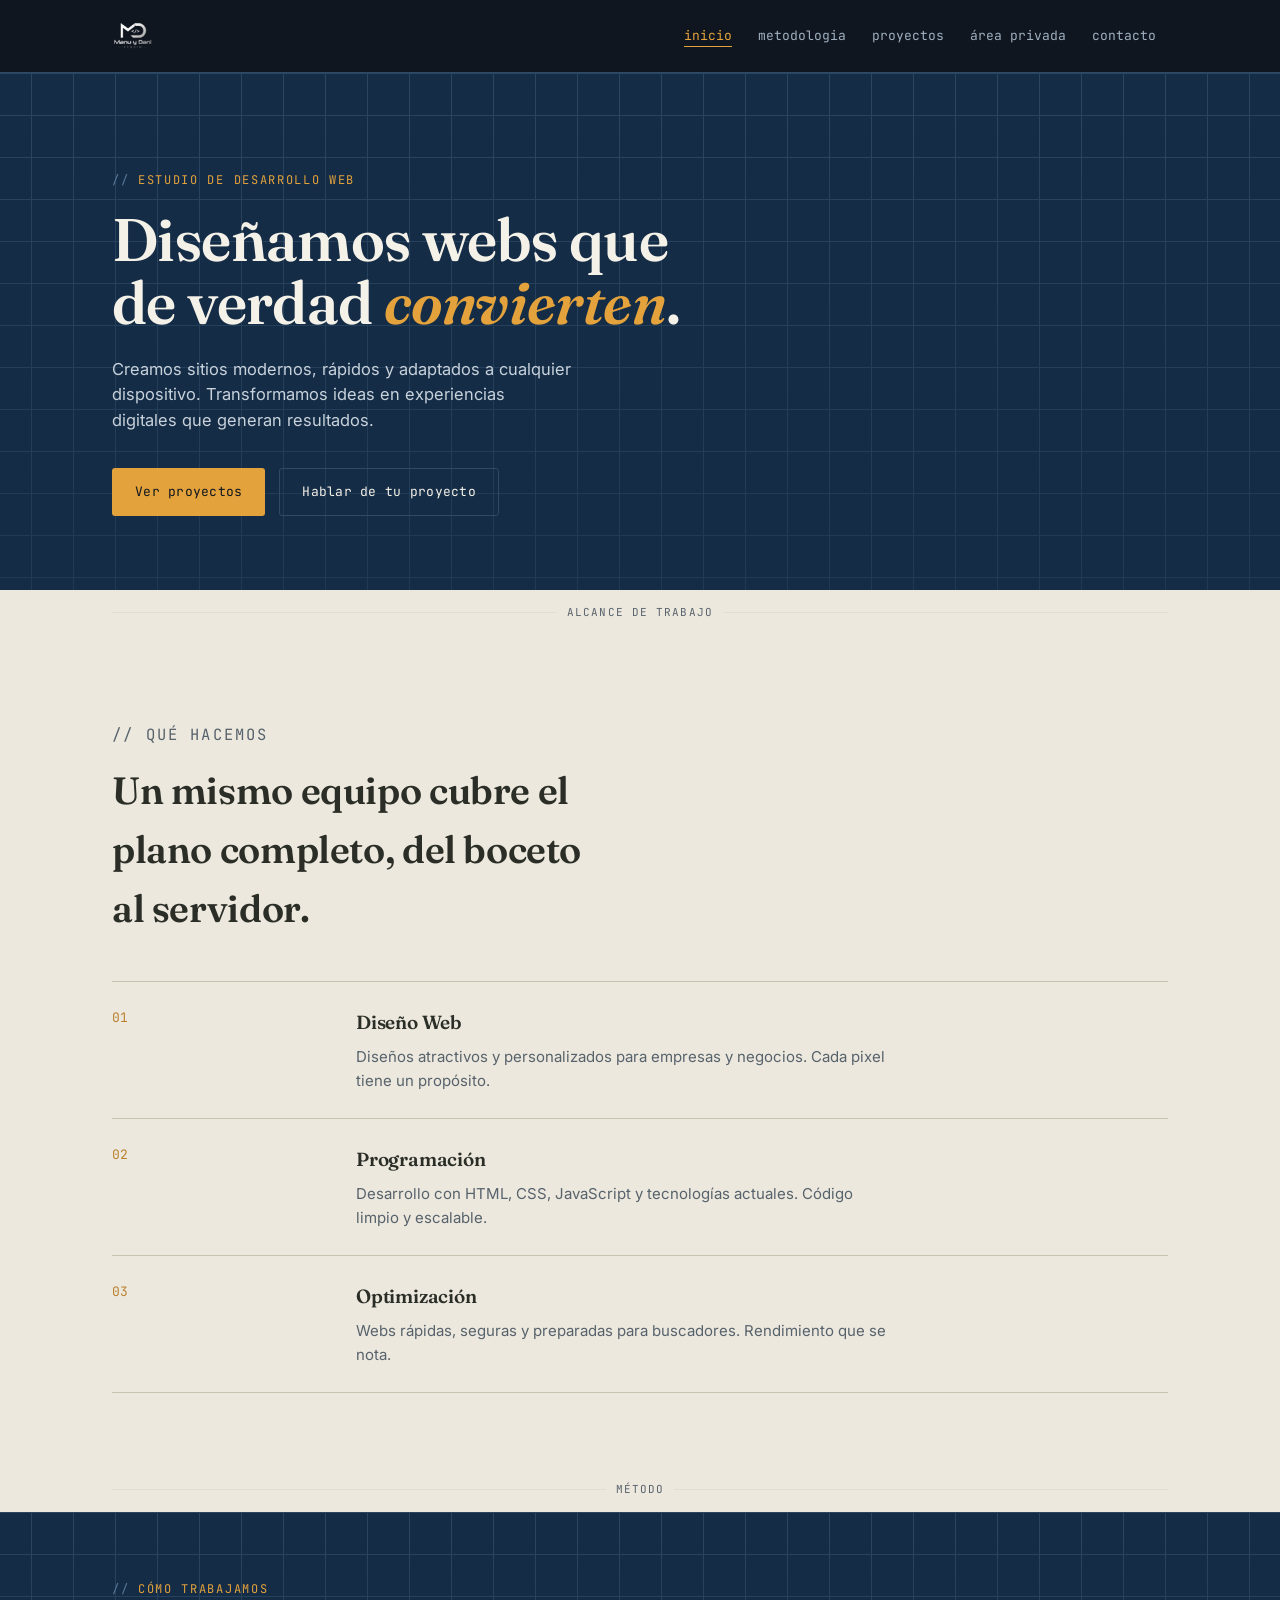
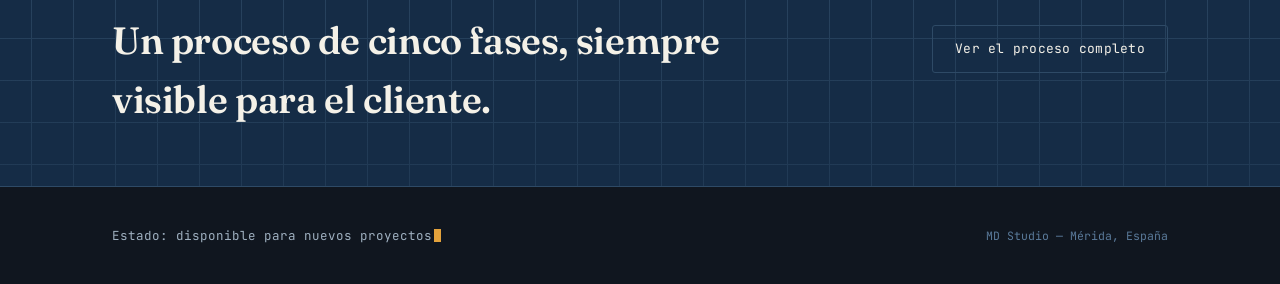
<file: index.html>
<!DOCTYPE html>
<html lang="es">
<head>
<meta charset="UTF-8">
<meta name="viewport" content="width=device-width, initial-scale=1.0">
<meta name="robots" content="index,follow">
<meta name="description" content="MD Studio crea sitios web modernos, rápidos y diseñados para convertir en Mérida, Extremadura y toda España.">
<meta name="keywords" content="estudio de desarrollo web, diseño web Mérida, agencia web Extremadura, páginas web para empresas, MD Studio">
<meta name="author" content="MD Studio">
<meta name="theme-color" content="#152C46">
<link rel="canonical" href="https://mdstudioweb.es/">
<link rel="icon" href="Logo.png" type="image/png">
<link rel="stylesheet" href="styles.css">
<meta property="og:type" content="website">
<meta property="og:title" content="MD Studio | Desarrollo web y diseño digital">
<meta property="og:description" content="Diseñamos webs modernas, rápidas y orientadas a resultados para empresas, comercios y proyectos personales.">
<meta property="og:url" content="https://mdstudioweb.es/">
<meta property="og:image" content="https://mdstudioweb.es/Logo.png">
<meta property="og:site_name" content="MD Studio">
<meta name="twitter:card" content="summary_large_image">
<meta name="twitter:title" content="MD Studio | Desarrollo web y diseño digital">
<meta name="twitter:description" content="Sitios web modernos, rápidos y adaptados a cualquier dispositivo.">
<title>MD Studio | Desarrollo web y diseño digital</title>
<script type="application/ld+json">
{
  "@context": "https://schema.org",
  "@type": "Organization",
  "name": "MD Studio",
  "url": "https://mdstudioweb.es/",
  "logo": "https://mdstudioweb.es/Logo.png",
  "description": "Estudio de desarrollo web y diseño digital con presencia en Mérida, Extremadura.",
  "contactPoint": {
    "@type": "ContactPoint",
    "contactType": "sales",
    "email": "contacto@mdstudioweb.es",
    "telephone": "+34695231697"
  },
  "areaServed": "ES",
  "sameAs": [
    "https://mdstudioweb.es/"
  ]
}
</script>
</head>
<body>

<header class="site">
  <div class="wrap">
    <a href="index.html" class="brand">
      <img src="Logo.png" alt="Manu y Dani Studio" class="brand-logo brand-logo--scaled">
      <span class="visually-hidden">Manu y Dani Studio</span>
    </a>
    <nav class="paths" aria-label="Navegación principal">
      <a href="index.html" aria-current="page"><span class="seg">inicio</span></a>
      <a href="metodologia.html"><span class="seg">metodologia</span></a>
      <a href="proyectos.html"><span class="seg">proyectos</span></a>
      <a href="acceso.html"><span class="seg">área privada</span></a>
      <a href="contacto.html"><span class="seg">contacto</span></a>
    </nav>
  </div>
</header>

<section class="hero blueprint">
  <div class="wrap">
    <p class="eyebrow">Estudio de desarrollo web</p>
    <h1>Diseñamos webs que<br>de verdad <em>convierten</em>.</h1>
    <p class="sub">Creamos sitios modernos, rápidos y adaptados a cualquier dispositivo. Transformamos ideas en experiencias digitales que generan resultados.

</p>
    <div class="actions">
      <a href="proyectos.html" class="btn btn-solid">Ver proyectos</a>
      <a href="contacto.html" class="btn btn-outline">Hablar de tu proyecto</a>
    </div>
  </div>
</section>

<div class="dim-divider"><span>Alcance de trabajo</span></div>

<section class="paper">
  <div class="wrap">
    <div class="section-head">
      <p class="eyebrow">Qué hacemos</p>
      <h2>Un mismo equipo cubre el plano completo, del boceto al servidor.</h2>
    </div>
    <div class="spec-list">
      <div class="spec-row">
        <div class="k">01</div>
        <div class="v">
          <h3>Diseño Web</h3>
          <p>Diseños atractivos y personalizados para empresas y negocios. Cada pixel tiene un propósito.</p>
        </div>
      </div>
      <div class="spec-row">
        <div class="k">02</div>
        <div class="v">
          <h3>Programación</h3>
          <p>Desarrollo con HTML, CSS, JavaScript y tecnologías actuales. Código limpio y escalable.</p>
        </div>
      </div>
      <div class="spec-row">
        <div class="k">03</div>
        <div class="v">
          <h3>Optimización</h3>
          <p>Webs rápidas, seguras y preparadas para buscadores. Rendimiento que se nota.</p>
        </div>
      </div>
    </div>
  </div>
</section>

<div class="dim-divider"><span>Método</span></div>

<section class="paper blueprint tight">
  <div class="wrap" style="display:flex; justify-content:space-between; align-items:center; flex-wrap:wrap; gap:24px;">
    <div>
      <p class="eyebrow">Cómo trabajamos</p>
      <h2 style="color:var(--cream); max-width:26ch; margin-top:14px;">Un proceso de cinco fases, siempre visible para el cliente.</h2>
    </div>
    <a href="metodologia.html" class="btn btn-outline">Ver el proceso completo</a>
  </div>
</section>

<footer class="site">
  <div class="wrap">
    <p class="term">Estado: disponible para nuevos proyectos<span class="cursor"></span></p>
    <small>MD Studio — Mérida, España</small>
  </div>
</footer>

</body>
</html>
</file>
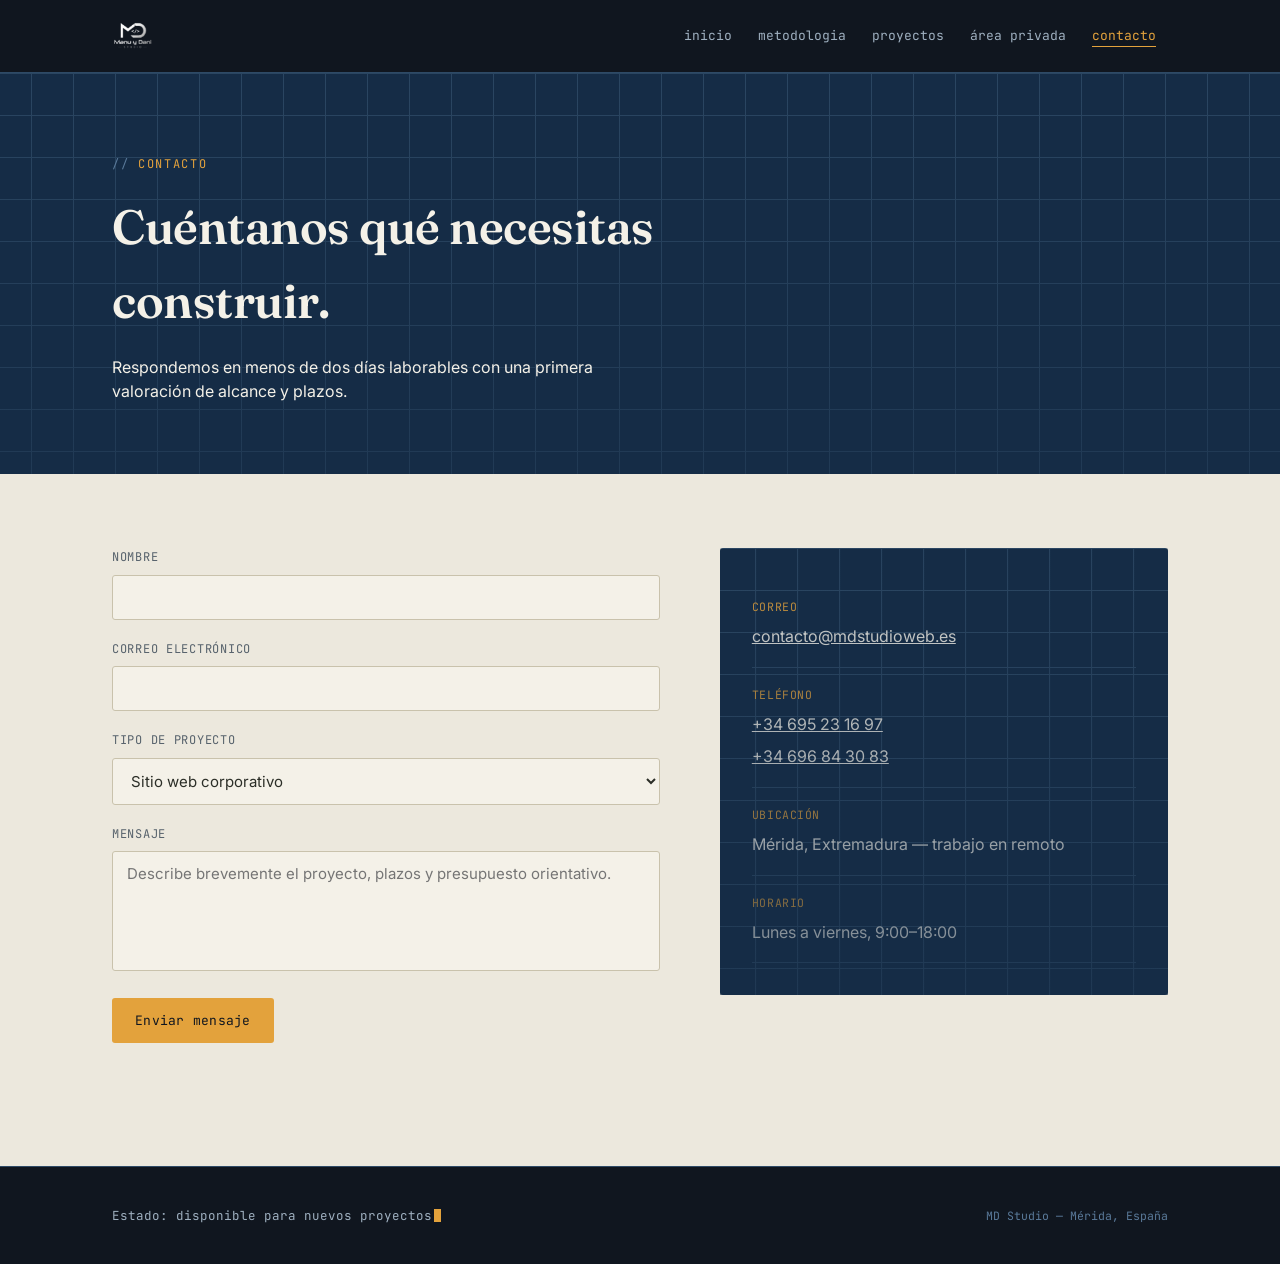
<file: contacto.html>
<!DOCTYPE html>
<html lang="es">
<head>
<meta charset="UTF-8">
<meta name="viewport" content="width=device-width, initial-scale=1.0">
<meta name="robots" content="index,follow">
<meta name="description" content="Pide presupuesto o habla con MD Studio para crear tu sitio web profesional, moderno y orientado a resultados.">
<meta name="keywords" content="contacto agencia web Mérida, presupuesto sitio web Extremadura, MD Studio contacto">
<meta name="author" content="MD Studio">
<link rel="canonical" href="https://mdstudioweb.es/contacto.html">
<link rel="icon" href="Logo.png" type="image/png">
<link rel="stylesheet" href="styles.css">
<meta property="og:title" content="Contacto — MD Studio">
<meta property="og:description" content="Solicita tu proyecto web con MD Studio y recibe una primera valoración rápida.">
<meta property="og:url" content="https://mdstudioweb.es/contacto.html">
<title>Contacto — MD Studio</title>
</head>
<body>

<header class="site">
  <div class="wrap">
    <a href="index.html" class="brand">
      <img src="Logo.png" alt="Manu y Dani Studio" class="brand-logo brand-logo--scaled">
      <span class="visually-hidden">trama/estudio</span>
    </a>
    <nav class="paths" aria-label="Navegación principal">
      <a href="index.html"><span class="seg">inicio</span></a>
      <a href="metodologia.html"><span class="seg">metodologia</span></a>
      <a href="proyectos.html"><span class="seg">proyectos</span></a>
      <a href="acceso.html"><span class="seg">área privada</span></a>
      <a href="contacto.html" aria-current="page"><span class="seg">contacto</span></a>
    </nav>
  </div>
</header>

<section class="blueprint" style="padding:70px 0 54px;">
  <div class="wrap">
    <p class="eyebrow">Contacto</p>
    <h1 style="color:var(--cream); font-size:clamp(30px,4.6vw,48px); max-width:18ch; margin-top:16px;">Cuéntanos qué necesitas construir.</h1>
    <p class="sub" style="max-width:52ch;">Respondemos en menos de dos días laborables con una primera valoración de alcance y plazos.</p>
  </div>
</section>

<section class="paper">
  <div class="wrap">
    <div class="contact-grid">

      <form id="contact-form" action="https://formspree.io/f/xpqgrjvz" method="POST" novalidate>
        <div class="field">
          <label for="nombre">Nombre</label>
          <input type="text" id="nombre" name="nombre" required autocomplete="name">
        </div>
        <div class="field">
          <label for="email">Correo electrónico</label>
          <input type="email" id="email" name="email" required autocomplete="email">
        </div>
        <div class="field">
          <label for="tipo">Tipo de proyecto</label>
          <select id="tipo" name="tipo">
            <option>Sitio web corporativo</option>
            <option>Tienda en línea</option>
            <option>Aplicación web a medida</option>
            <option>Mantenimiento de un sitio existente</option>
            <option>Otro</option>
          </select>
        </div>
        <div class="field">
          <label for="mensaje">Mensaje</label>
          <textarea id="mensaje" name="mensaje" required placeholder="Describe brevemente el proyecto, plazos y presupuesto orientativo."></textarea>
        </div>
        <button type="submit" class="btn btn-solid">Enviar mensaje</button>
        <p class="form-note" id="form-note" role="status"></p>
      </form>

      <div class="contact-info blueprint" style="padding:32px; border-radius:3px; align-self:start;">
        <dl>
          <div class="row">
            <dt>Correo</dt>
            <dd><a href="mailto:contacto@mdstudioweb.es">contacto@mdstudioweb.es</a></dd>
          </div>
          <div class="row">
            <dt>Teléfono</dt>
            <dd><a href="tel:+34695231697">+34 695 23 16 97</a></dd>
            <dd><a href="tel:+34696843083">+34 696 84 30 83</a></dd>
          </div>
          <div class="row">
            <dt>Ubicación</dt>
            <dd>Mérida, Extremadura — trabajo en remoto</dd>
          </div>
          <div class="row">
            <dt>Horario</dt>
            <dd>Lunes a viernes, 9:00–18:00</dd>
          </div>
        </dl>
      </div>

    </div>
  </div>
</section>

<footer class="site">
  <div class="wrap">
    <p class="term">Estado: disponible para nuevos proyectos<span class="cursor"></span></p>
    <small>MD Studio — Mérida, España</small>
  </div>
</footer>

</body>
</html>
</file>
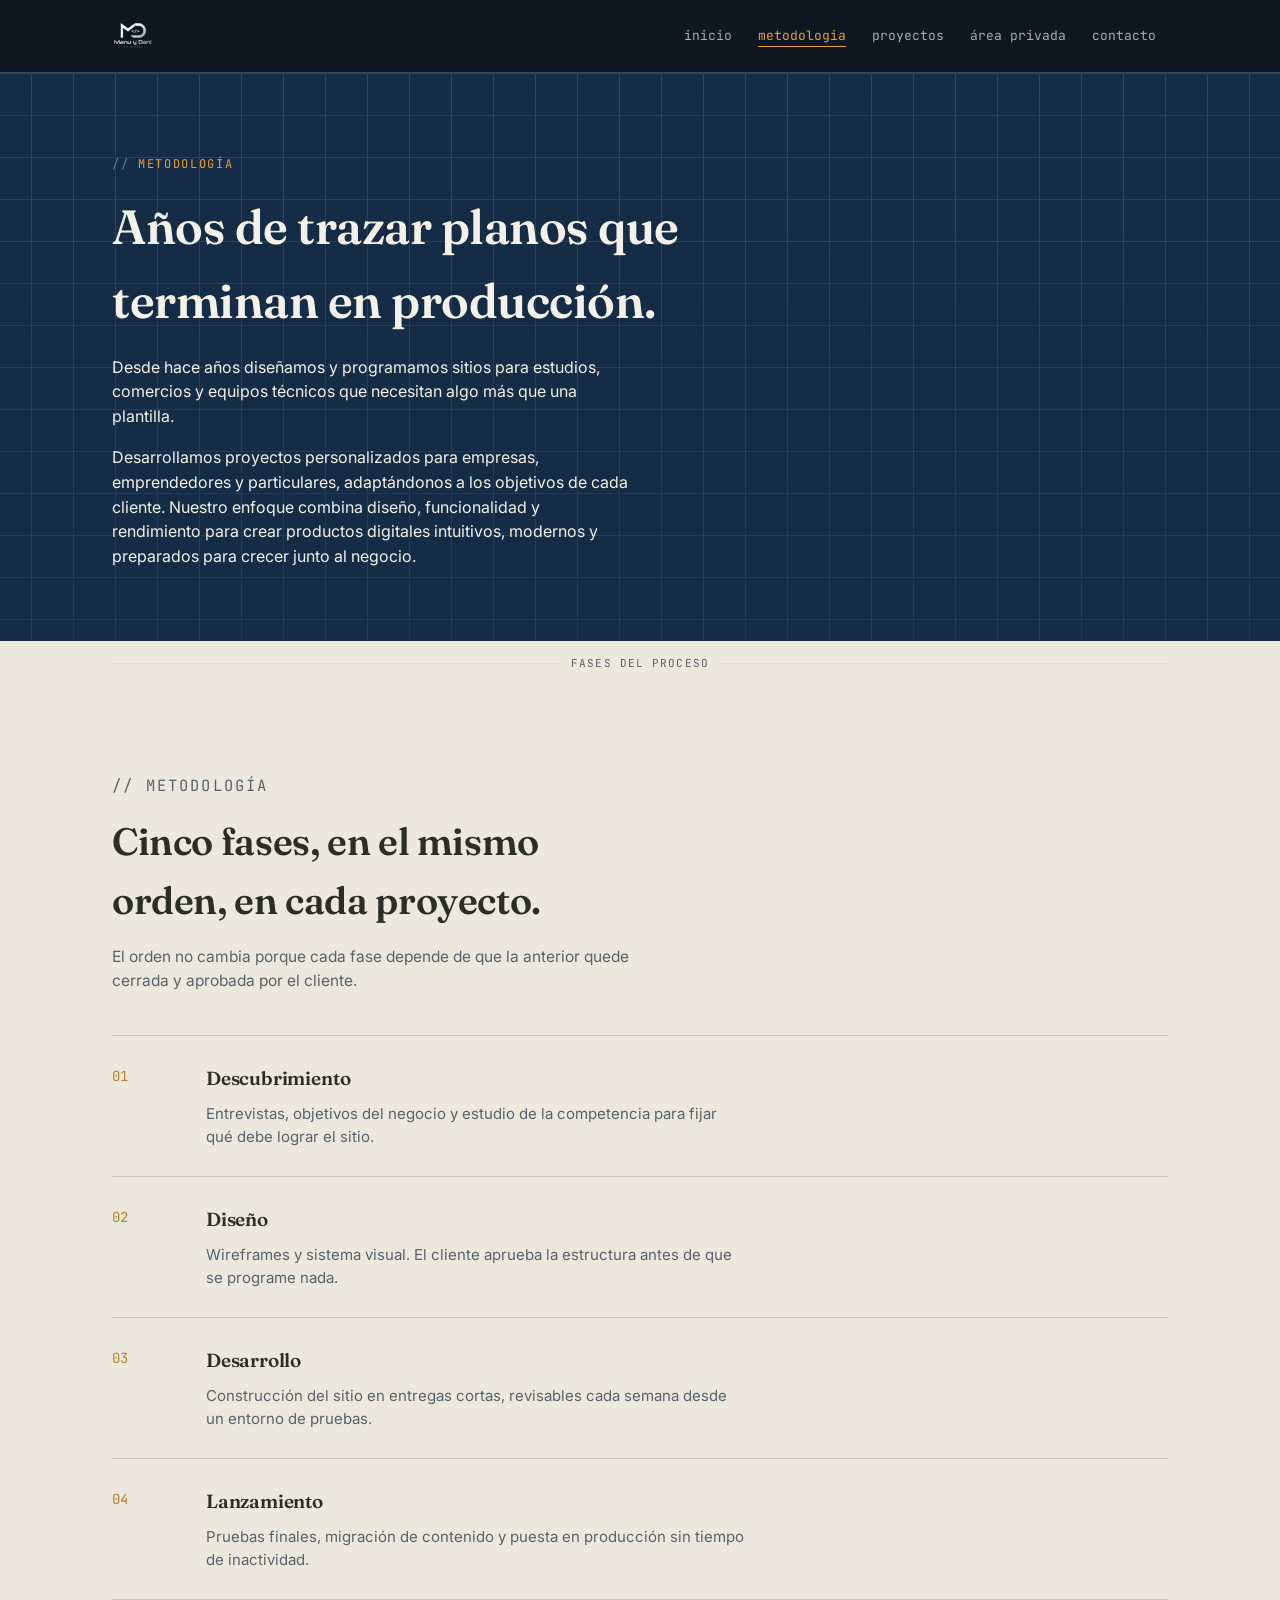
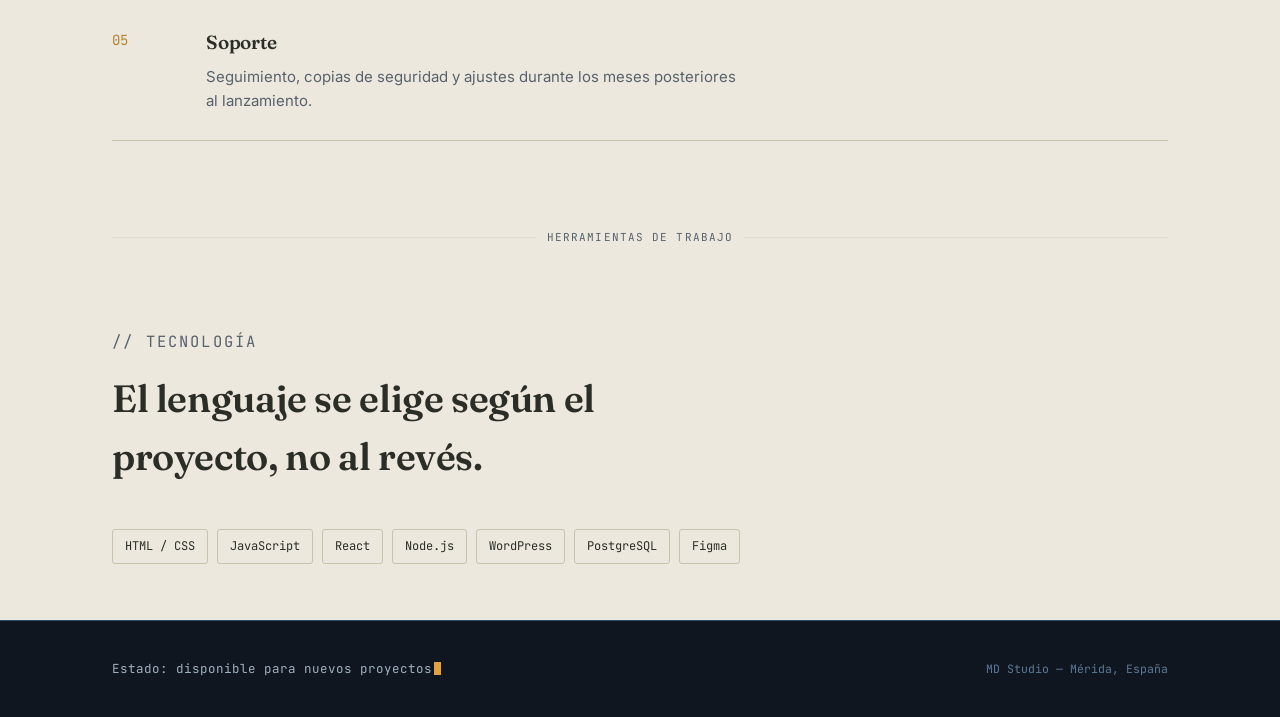
<file: metodologia.html>
<!DOCTYPE html>
<html lang="es">
<head>
<meta charset="UTF-8">
<meta name="viewport" content="width=device-width, initial-scale=1.0">
<meta name="robots" content="index,follow">
<meta name="description" content="Descubre la metodología de MD Studio: diseño, desarrollo, lanzamiento y soporte para proyectos web a medida.">
<meta name="keywords" content="metodología desarrollo web, proceso diseño web, agencia web Mérida, MD Studio proceso">
<meta name="author" content="MD Studio">
<link rel="canonical" href="https://mdstudioweb.es/metodologia.html">
<link rel="icon" href="Logo.png" type="image/png">
<link rel="stylesheet" href="styles.css">
<meta property="og:title" content="Metodología — MD Studio">
<meta property="og:description" content="Proceso claro de cinco fases para diseñar y lanzar sitios web efectivos y sostenibles.">
<meta property="og:url" content="https://mdstudioweb.es/metodologia.html">
<title>Metodología — MD Studio</title>
</head>
<body>

<header class="site">
  <div class="wrap">
    <a href="index.html" class="brand">
      <img src="Logo.png" alt="Manu y Dani Studio" class="brand-logo brand-logo--scaled">
      <span class="visually-hidden">trama/estudio</span>
    </a>
    <nav class="paths" aria-label="Navegación principal">
      <a href="index.html"><span class="seg">inicio</span></a>
      <a href="metodologia.html" aria-current="page"><span class="seg">metodologia</span></a>
      <a href="proyectos.html"><span class="seg">proyectos</span></a>
      <a href="acceso.html"><span class="seg">área privada</span></a>
      <a href="contacto.html"><span class="seg">contacto</span></a>
    </nav>
  </div>
</header>

<section class="blueprint" style="padding:70px 0 0;">
  <div class="wrap">
    <p class="eyebrow">Metodología</p>
    <h1 style="color:var(--cream); font-size:clamp(30px,4.6vw,48px); max-width:18ch; margin-top:16px;">Años de trazar planos que terminan en producción.</h1>
    <p class="sub" style="max-width:52ch;">Desde hace años diseñamos y programamos sitios para estudios, comercios y equipos técnicos que necesitan algo más que una plantilla.</p>
    <p class="sub" style="max-width:52ch;">Desarrollamos proyectos personalizados para empresas, emprendedores y particulares, adaptándonos a los objetivos de cada cliente. Nuestro enfoque combina diseño, funcionalidad y rendimiento para crear productos digitales intuitivos, modernos y preparados para crecer junto al negocio.</p>
  </div>
  <div style="height:56px;"></div>
</section>

<div class="dim-divider"><span>Fases del proceso</span></div>

<section class="paper">
  <div class="wrap">
    <div class="section-head">
      <p class="eyebrow">Metodología</p>
      <h2>Cinco fases, en el mismo orden, en cada proyecto.</h2>
      <p>El orden no cambia porque cada fase depende de que la anterior quede cerrada y aprobada por el cliente.</p>
    </div>
    <ol class="timeline">
      <li class="tl-item">
        <span class="tl-num">01</span>
        <div>
          <h3>Descubrimiento</h3>
          <p>Entrevistas, objetivos del negocio y estudio de la competencia para fijar qué debe lograr el sitio.</p>
        </div>
      </li>
      <li class="tl-item">
        <span class="tl-num">02</span>
        <div>
          <h3>Diseño</h3>
          <p>Wireframes y sistema visual. El cliente aprueba la estructura antes de que se programe nada.</p>
        </div>
      </li>
      <li class="tl-item">
        <span class="tl-num">03</span>
        <div>
          <h3>Desarrollo</h3>
          <p>Construcción del sitio en entregas cortas, revisables cada semana desde un entorno de pruebas.</p>
        </div>
      </li>
      <li class="tl-item">
        <span class="tl-num">04</span>
        <div>
          <h3>Lanzamiento</h3>
          <p>Pruebas finales, migración de contenido y puesta en producción sin tiempo de inactividad.</p>
        </div>
      </li>
      <li class="tl-item">
        <span class="tl-num">05</span>
        <div>
          <h3>Soporte</h3>
          <p>Seguimiento, copias de seguridad y ajustes durante los meses posteriores al lanzamiento.</p>
        </div>
      </li>
    </ol>
  </div>
</section>

<div class="dim-divider"><span>Herramientas de trabajo</span></div>

<section class="paper tight">
  <div class="wrap">
    <div class="section-head">
      <p class="eyebrow">Tecnología</p>
      <h2>El lenguaje se elige según el proyecto, no al revés.</h2>
    </div>
    <div class="chips">
      <span class="chip">HTML / CSS</span>
      <span class="chip">JavaScript</span>
      <span class="chip">React</span>
      <span class="chip">Node.js</span>
      <span class="chip">WordPress</span>
      <span class="chip">PostgreSQL</span>
      <span class="chip">Figma</span>
    </div>
  </div>
</section>

<footer class="site">
  <div class="wrap">
    <p class="term">Estado: disponible para nuevos proyectos<span class="cursor"></span></p>
    <small>MD Studio — Mérida, España</small>
  </div>
</footer>

</body>
</html>
</file>
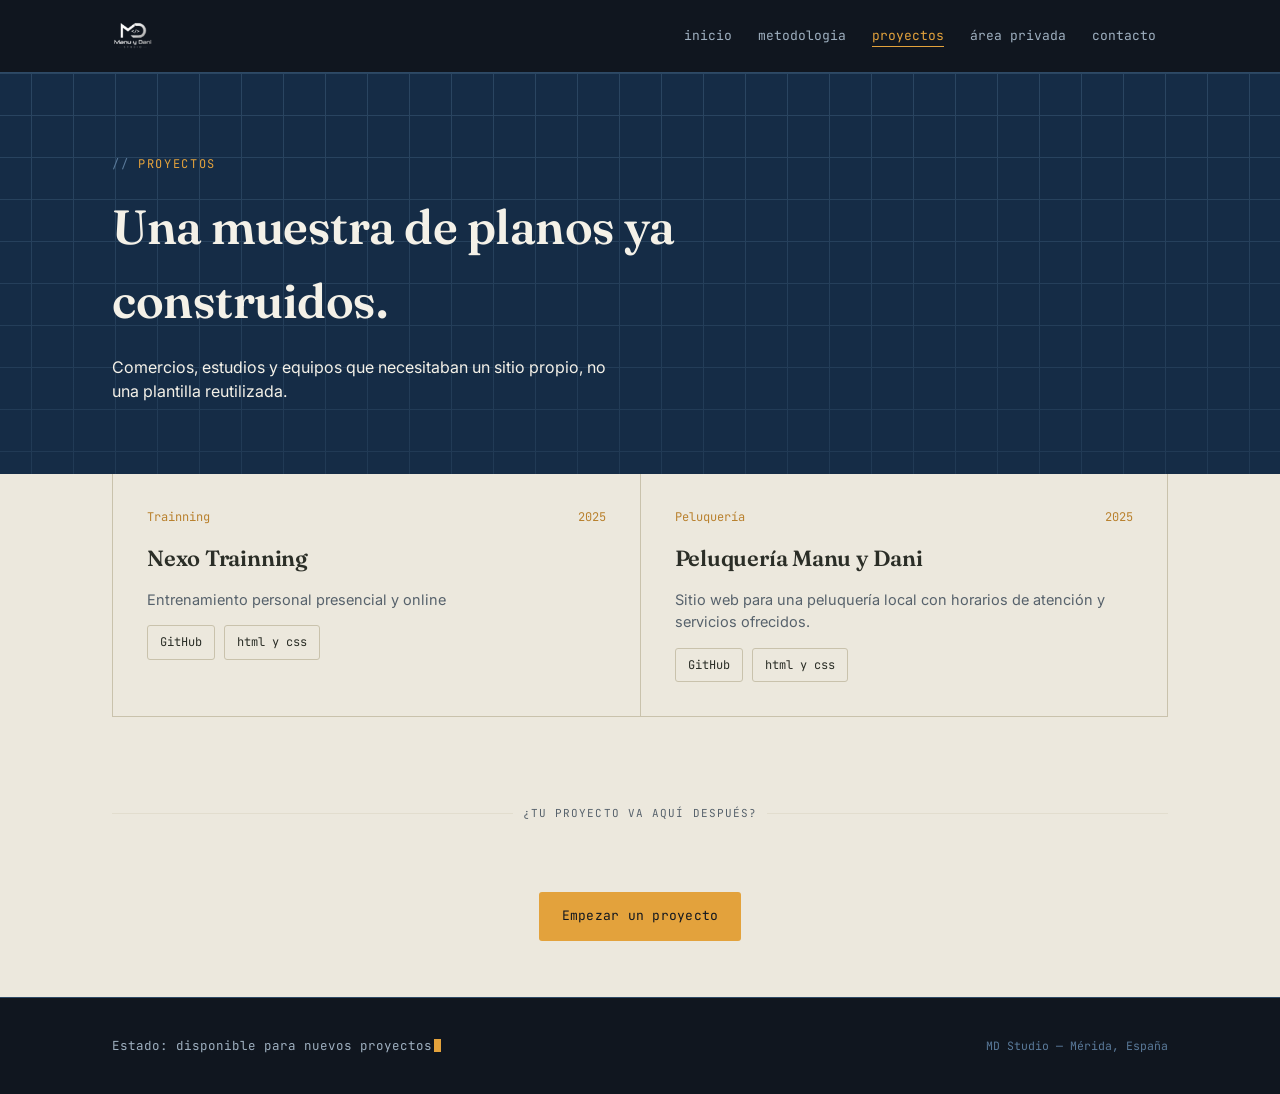
<file: proyectos.html>
<!DOCTYPE html>
<html lang="es">
<head>
<meta charset="UTF-8">
<meta name="viewport" content="width=device-width, initial-scale=1.0">
<meta name="robots" content="index,follow">
<meta name="description" content="Explora proyectos realizados por MD Studio: sitios web para comercio, formación y empresas con diseño claro y enfoque en resultados.">
<meta name="keywords" content="proyectos web Mérida, portfolio agencia web, diseño web Extremadura, MD Studio proyectos">
<meta name="author" content="MD Studio">
<link rel="canonical" href="https://mdstudioweb.es/proyectos.html">
<link rel="icon" href="Logo.png" type="image/png">
<link rel="stylesheet" href="styles.css">
<meta property="og:title" content="Proyectos — MD Studio">
<meta property="og:description" content="Muestra de trabajos y sitios web desarrollados por MD Studio para clientes y marcas.">
<meta property="og:url" content="https://mdstudioweb.es/proyectos.html">
<title>Proyectos — MD Studio</title>
</head>
<body>

<header class="site">
  <div class="wrap">
    <a href="index.html" class="brand">
      <img src="Logo.png" alt="Manu y Dani Studio" class="brand-logo brand-logo--scaled">
      <span class="visually-hidden">trama/estudio</span>
    </a>
    <nav class="paths" aria-label="Navegación principal">
      <a href="index.html"><span class="seg">inicio</span></a>
      <a href="metodologia.html"><span class="seg">metodologia</span></a>
      <a href="proyectos.html" aria-current="page"><span class="seg">proyectos</span></a>
      <a href="acceso.html"><span class="seg">área privada</span></a>
      <a href="contacto.html"><span class="seg">contacto</span></a>
    </nav>
  </div>
</header>

<section class="blueprint" style="padding:70px 0 54px;">
  <div class="wrap">
    <p class="eyebrow">Proyectos</p>
    <h1 style="color:var(--cream); font-size:clamp(30px,4.6vw,48px); max-width:20ch; margin-top:16px;">Una muestra de planos ya construidos.</h1>
    <p class="sub" style="max-width:52ch;">Comercios, estudios y equipos que necesitaban un sitio propio, no una plantilla reutilizada.</p>
  </div>
</section>

<section class="paper" style="padding-top:0;">
  <div class="wrap" style="margin-top:-1px;">
    <div class="grid-projects">

      <a href="https://mleonbatalla-alt.github.io/nexo-training/" class="card card-link" target="_blank" rel="noopener">
        <div class="meta"><span>Trainning</span><span>2025</span></div>
        <h3>Nexo Trainning</h3>
        <p>Entrenamiento personal presencial y online
</p>
        <div class="chips"><span class="chip">GitHub</span><span class="chip">html y css</span></div>
      </a>

      <a href="https://danielstudiof.github.io/peluqueriamanuydani/" class="card card-link" target="_blank" rel="noopener">
        <div class="meta"><span>Peluquería</span><span>2025</span></div>
        <h3>Peluquería Manu y Dani</h3>
        <p>Sitio web para una peluquería local con horarios de atención y servicios ofrecidos.</p>
        <div class="chips"><span class="chip">GitHub</span><span class="chip">html y css</span></div>
      </a>
    </div>
  </div>
</section>

<div class="dim-divider"><span>¿Tu proyecto va aquí después?</span></div>

<section class="paper tight">
  <div class="wrap" style="text-align:center;">
    <a href="contacto.html" class="btn btn-solid">Empezar un proyecto</a>
  </div>
</section>

<footer class="site">
  <div class="wrap">
    <p class="term">Estado: disponible para nuevos proyectos<span class="cursor"></span></p>
    <small>MD Studio — Mérida, España</small>
  </div>
</footer>

</body>
</html>
</file>
<file: styles.css>
/* ============================================================
   TRAMA ESTUDIO — hoja de estilos compartida
   Concepto: dualidad "plano técnico" (azul, retícula, mono)
   frente a "papel terminado" (cálido, editorial, serif).
   ============================================================ */

@import url('https://fonts.googleapis.com/css2?family=Fraunces:ital,opsz,wght@0,9..144,300;0,9..144,500;0,9..144,600;1,9..144,400&family=Inter:wght@400;500&family=JetBrains+Mono:wght@400;500&display=swap');

:root{
  --ink:#10161F;
  --blueprint:#152C46;
  --blueprint-2:#1B3A5C;
  --blueprint-line:#2E4A66;
  --paper:#ECE8DD;
  --paper-2:#E2DDCE;
  --signal:#E3A23C;
  --signal-dim:#B9812E;
  --cream:#F4F1E8;
  --ink-soft:#57626C;
  --paper-ink:#2B2E27;
  --max:1120px;
  --serif:'Fraunces', Georgia, serif;
  --sans:'Inter', -apple-system, BlinkMacSystemFont, sans-serif;
  --mono:'JetBrains Mono', 'SF Mono', monospace;
}

*,*::before,*::after{ box-sizing:border-box; }

html{ scroll-behavior:smooth; }

body{
  margin:0;
  background:var(--paper);
  color:var(--paper-ink);
  font-family:var(--sans);
  line-height:1.55;
  -webkit-font-smoothing:antialiased;
}

a{ color:inherit; }

img{ max-width:100%; display:block; }

.wrap{
  max-width:var(--max);
  margin:0 auto;
  padding:0 32px;
}

.eyebrow{
  font-family:var(--mono);
  font-size:12px;
  letter-spacing:.14em;
  text-transform:uppercase;
  color:var(--signal-dim);
}

.eyebrow::before{ content:"// "; color:var(--ink-soft); }

.blueprint .eyebrow{ color:var(--signal); }
.blueprint .eyebrow::before{ color:#5A7A9A; }

h1,h2,h3{
  font-family:var(--serif);
  font-weight:600;
  margin:0;
  letter-spacing:-.01em;
}

/* focus visibility */
a:focus-visible, button:focus-visible, input:focus-visible, textarea:focus-visible, select:focus-visible{
  outline:2px solid var(--signal);
  outline-offset:3px;
}

@media (prefers-reduced-motion: reduce){
  *{ animation-duration:.001ms !important; animation-iteration-count:1 !important; transition-duration:.001ms !important; scroll-behavior:auto !important; }
}

/* ---------------- Blueprint section (dark, grid, technical) ---------------- */
.blueprint{
  background-color:var(--blueprint);
  background-image:
    linear-gradient(var(--blueprint-line) 1px, transparent 1px),
    linear-gradient(90deg, var(--blueprint-line) 1px, transparent 1px);
  background-size:42px 42px;
  background-position:center top;
  color:var(--cream);
  position:relative;
}
.blueprint::after{
  content:"";
  position:absolute; inset:0;
  background:linear-gradient(180deg, rgba(21,44,70,.15), rgba(21,44,70,.55));
  pointer-events:none;
}
.blueprint .wrap{ position:relative; z-index:1; }

/* dimension-line divider used between plan / paper sections */
.dim-divider{
  display:flex; align-items:center; gap:10px;
  font-family:var(--mono); font-size:11px; letter-spacing:.1em;
  color:var(--ink-soft); text-transform:uppercase;
  margin:0 auto; max-width:var(--max); padding:14px 32px;
}
.dim-divider::before, .dim-divider::after{
  content:""; flex:1; height:1px; background:var(--paper-2);
}
.dim-divider span{ white-space:nowrap; }

/* ---------------- Header / nav (directory-path style) ---------------- */
header.site{
  background:var(--ink);
  color:var(--cream);
  position:sticky; top:0; z-index:20;
  border-bottom:1px solid var(--blueprint-line);
}
header.site .wrap{
  display:flex; align-items:center; justify-content:space-between;
  padding-top:18px; padding-bottom:18px;
}
.brand{
  font-family:var(--mono); font-weight:500; font-size:15px;
  letter-spacing:.02em; text-decoration:none; color:var(--cream);
  display:flex; align-items:center; gap:8px;
}
.brand .dot{ width:7px; height:7px; border-radius:50%; background:var(--signal); display:inline-block; }

/* Logo image inside the brand: keep header height unchanged */
.brand-logo{ display:block; height:34px; width:auto; transform-origin:left center; will-change:transform; }

/* Escala visual del logo sin alterar el flujo (no cambia la altura del header) */
.brand-logo--scaled{ transform:scale(1.15); }

@media (max-width:760px){
  .brand-logo{ height:28px; }
  .brand-logo--scaled{ transform:scale(1.05); }
}

/* Utility for accessible hidden text */
.visually-hidden{ position:absolute !important; width:1px; height:1px; padding:0; margin:-1px; overflow:hidden; clip:rect(0 0 0 0); white-space:nowrap; border:0; }

nav.paths{
  display:flex; gap:2px;
  font-family:var(--mono); font-size:13px;
}
nav.paths a{
  text-decoration:none;
  color:#9FB0C0;
  padding:8px 12px;
  border-radius:3px;
  transition:color .15s ease, background .15s ease;
  white-space:nowrap;
}
nav.paths a:hover{ color:var(--cream); background:rgba(255,255,255,.06); }
nav.paths a[aria-current="page"]{
  color:var(--signal);
}
nav.paths a[aria-current="page"] .seg{ border-bottom:1px solid var(--signal); padding-bottom:2px; }

.menu-toggle{ display:none; }

@media (max-width: 760px){
  header.site .wrap{ flex-wrap:wrap; gap:10px 0; }
  nav.paths{ flex-wrap:wrap; gap:0; width:100%; padding-top:4px; }
  nav.paths a{ padding:8px 10px; font-size:12.5px; }
}

/* ---------------- Buttons ---------------- */
.btn{
  display:inline-flex; align-items:center; gap:10px;
  font-family:var(--mono); font-size:13px; letter-spacing:.02em;
  padding:13px 22px; border-radius:3px; text-decoration:none;
  border:1px solid transparent; cursor:pointer;
  transition:transform .15s ease, background .15s ease, border-color .15s ease;
}
.btn:hover{ transform:translateY(-1px); }
.btn-solid{ background:var(--signal); color:var(--ink); }
.btn-solid:hover{ background:#EEB25C; }
.btn-outline{ border-color:var(--blueprint-line); color:var(--cream); }
.btn-outline:hover{ border-color:var(--signal); color:var(--signal); }
.btn-outline.on-paper{ color:var(--paper-ink); border-color:#B9B198; }
.btn-outline.on-paper:hover{ border-color:var(--signal-dim); color:var(--signal-dim); }

/* ---------------- Hero ---------------- */
.hero{ padding:86px 0 74px; }
.hero h1{
  font-size:clamp(34px, 5.4vw, 60px);
  line-height:1.06;
  color:var(--cream);
  max-width:15ch;
  margin-top:18px;
}
.hero h1 em{ font-style:italic; color:var(--signal); }
.hero .sub{
  margin-top:22px; max-width:46ch;
  color:#C7D2DB; font-size:16.5px;
}
.hero .actions{ display:flex; gap:14px; margin-top:34px; flex-wrap:wrap; }

/* coordinate readout, decorative technical flourish */
.coords{
  font-family:var(--mono); font-size:11px; color:#5A7A9A;
  margin-top:56px; display:flex; gap:26px; flex-wrap:wrap;
}

/* ---------------- Paper sections ---------------- */
section.paper{ padding:74px 0; }
section.paper.tight{ padding:56px 0; }
section.paper h2{
  font-size:clamp(26px, 3.4vw, 38px);
  max-width:20ch;
}
.section-head{ margin-bottom:42px; }
.section-head p{ max-width:56ch; color:var(--ink-soft); margin-top:14px; font-size:15.5px; }

/* spec sheet (services list) */
.spec-list{ border-top:1px solid #C9C2AC; }
.spec-row{
  display:grid; grid-template-columns:220px 1fr;
  gap:24px; padding:26px 0; border-bottom:1px solid #C9C2AC;
}
.spec-row .k{ font-family:var(--mono); font-size:13px; color:var(--signal-dim); letter-spacing:.03em; }
.spec-row .v h3{ font-size:19px; font-weight:600; margin-bottom:8px; }
.spec-row .v p{ margin:0; color:var(--ink-soft); font-size:15px; max-width:60ch; }
@media (max-width:640px){ .spec-row{ grid-template-columns:1fr; gap:8px; } }

/* stat callouts */
.stat-grid{
  display:grid; grid-template-columns:repeat(4,1fr); gap:1px;
  background:var(--blueprint-line); border:1px solid var(--blueprint-line);
}
.stat{ background:var(--blueprint); padding:28px 20px; }
.stat .num{ font-family:var(--serif); font-size:38px; color:var(--signal); }
.stat .label{ font-family:var(--mono); font-size:11.5px; color:#9FB0C0; margin-top:6px; letter-spacing:.04em; text-transform:uppercase; }
@media (max-width:760px){ .stat-grid{ grid-template-columns:repeat(2,1fr); } }

/* timeline (legitimate sequence: real process order) */
.timeline{ list-style:none; margin:0; padding:0; }
.tl-item{
  display:grid; grid-template-columns:70px 1fr; gap:24px;
  padding:28px 0; border-bottom:1px solid #C9C2AC; position:relative;
}
.tl-item:first-child{ border-top:1px solid #C9C2AC; }
.tl-num{ font-family:var(--mono); color:var(--signal-dim); font-size:14px; padding-top:2px; }
.tl-item h3{ font-size:19px; margin-bottom:8px; }
.tl-item p{ margin:0; color:var(--ink-soft); font-size:15px; max-width:60ch; }

/* tag chips (stack) */
.chips{ display:flex; flex-wrap:wrap; gap:9px; }
.chip{
  font-family:var(--mono); font-size:12px; padding:7px 12px;
  border:1px solid #C9C2AC; border-radius:3px; color:var(--paper-ink);
}
.blueprint .chip{ border-color:var(--blueprint-line); color:#C7D2DB; }

/* project cards */
.grid-projects{ display:grid; grid-template-columns:repeat(2,1fr); gap:1px; background:#C9C2AC; border:1px solid #C9C2AC; }
.card{ background:var(--paper); padding:34px; display:flex; flex-direction:column; gap:14px; }
.card-link{ display:flex; text-decoration:none; color:inherit; transition:background .2s ease, transform .2s ease; }
.card-link:hover{ background:rgba(24, 23, 22, 0.04); transform:translateY(-1px); }
.card .meta{ font-family:var(--mono); font-size:12px; color:var(--signal-dim); display:flex; justify-content:space-between; }
.card h3{ font-size:22px; }
.card p{ margin:0; color:var(--ink-soft); font-size:14.5px; }
@media (max-width:760px){ .grid-projects{ grid-template-columns:1fr; } }

/* contact */
.contact-grid{ display:grid; grid-template-columns:1.1fr .9fr; gap:60px; }
@media (max-width:820px){ .contact-grid{ grid-template-columns:1fr; gap:40px; } }

.field{ margin-bottom:20px; }
.field label{
  display:block; font-family:var(--mono); font-size:12px; text-transform:uppercase;
  letter-spacing:.06em; color:var(--ink-soft); margin-bottom:8px;
}
.field input, .field select, .field textarea{
  width:100%; background:var(--cream); border:1px solid #C9C2AC; border-radius:3px;
  padding:12px 14px; font-family:var(--sans); font-size:15px; color:var(--paper-ink);
}
.field textarea{ resize:none; min-height:120px; }
.field input:focus, .field select:focus, .field textarea:focus{ border-color:var(--signal-dim); }

.contact-info dl{ margin:0; }
.contact-info .row{ padding:18px 0; border-bottom:1px solid var(--blueprint-line); }
.contact-info dt{ font-family:var(--mono); font-size:11.5px; color:var(--signal); text-transform:uppercase; letter-spacing:.05em; }
.contact-info dd{ margin:8px 0 0; font-size:16px; }

.form-note{
  font-family:var(--mono); font-size:13px; color:var(--signal-dim);
  margin-top:16px; min-height:20px;
}
.form-note--error{ color:#B44232; }

/* ---------------- Private client portal ---------------- */
.portal-page{ min-height:calc(100vh - 72px); padding:76px 0; }
.portal-layout{ display:grid; grid-template-columns:1fr minmax(300px,440px); align-items:center; gap:74px; }
.portal-layout h1,.portal-admin h1{ font-size:clamp(34px,4.6vw,54px); line-height:1.08; margin-top:14px; }
.portal-card,.admin-panel{ background:var(--paper); color:var(--paper-ink); padding:34px; border:1px solid #C9C2AC; }
.portal-card h2,.admin-panel h2{ font-size:25px; margin-bottom:24px; }
.portal-switch{ margin:25px 0 0; font-size:14px; color:var(--ink-soft); }
.text-button{ appearance:none; border:0; background:transparent; padding:0; color:var(--signal-dim); font:inherit; text-decoration:underline; cursor:pointer; }
.portal-admin{ min-height:calc(100vh - 72px); padding:74px 0; }
.section-intro{ color:var(--ink-soft); max-width:58ch; margin:14px 0 36px; }
.admin-grid{ display:grid; grid-template-columns:minmax(280px,.8fr) minmax(400px,1.2fr); gap:24px; align-items:start; }
.field small{ display:block; color:var(--ink-soft); margin-top:6px; font-size:12px; }
.users-list{ border-top:1px solid #C9C2AC; }
.user-row{ display:grid; grid-template-columns:1fr minmax(150px,1fr) auto; align-items:center; gap:12px; padding:16px 0; border-bottom:1px solid #C9C2AC; }
.user-row strong,.user-row span{ display:block; }.user-row span{ color:var(--ink-soft); font-size:13px; }.user-row input{ width:100%; padding:9px; border:1px solid #C9C2AC; background:var(--cream); }
.user-row .btn{ padding:9px 12px; font-size:12px; }
@media (max-width:820px){ .portal-layout,.admin-grid{ grid-template-columns:1fr; gap:32px; }.user-row{ grid-template-columns:1fr; }.user-row .btn{ justify-content:center; } }

/* ---------------- Footer / terminal bar ---------------- */
footer.site{
  background:var(--ink); color:#9FB0C0; padding:26px 0;
  border-top:1px solid var(--blueprint-line);
}
footer.site .wrap{ display:flex; justify-content:space-between; align-items:center; flex-wrap:wrap; gap:12px; }
.term{ font-family:var(--mono); font-size:12.5px; }
.term .cursor{ display:inline-block; width:7px; height:13px; background:var(--signal); margin-left:2px; animation:blink 1.1s steps(1) infinite; vertical-align:-2px; }
@keyframes blink{ 50%{ opacity:0; } }
footer.site small{ font-family:var(--mono); font-size:11.5px; color:#5A7A9A; }
</file>
